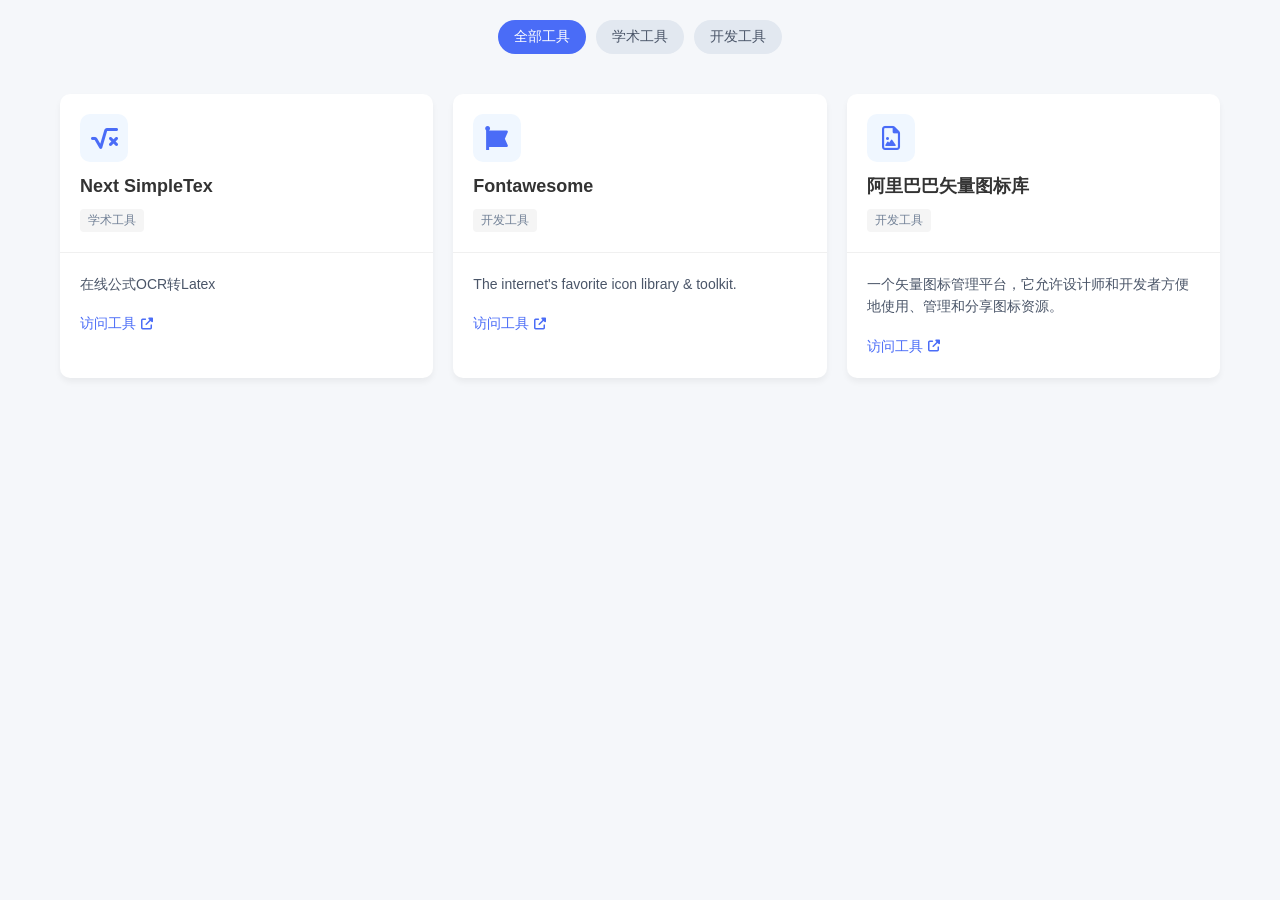
<file: index.html>
<!DOCTYPE html>
<html lang="zh-CN">
<head>
    <meta charset="UTF-8">
    <meta name="viewport" content="width=device-width, initial-scale=1.0">
    <link rel="icon" href="favicon.png" type="image/png" sizes="32x32">
    <title>o00o toolbox</title>
    <link rel="stylesheet" href="styles.css">
    <!-- 引入Font Awesome图标库 -->
    <link rel="stylesheet" href="https://cdnjs.cloudflare.com/ajax/libs/font-awesome/6.4.0/css/all.min.css">
</head>
<body>

    <!-- 工具分类筛选 -->
    <section class="filter-section">
        <div class="container">
            <div class="filter-tags" id="filterTags">
                <button class="tag-btn active" data-category="all">全部工具</button>
                <!-- 分类标签会通过JS动态生成 -->
            </div>
        </div>
    </section>

    <!-- 工具卡片展示区 -->
    <main class="main-content">
        <div class="container">
            <div class="tools-grid" id="toolsGrid">
                <!-- 工具卡片会通过JS动态生成 -->
                <div class="loading">加载中...</div>
            </div>
        </div>
    </main>


    <script src="script.js"></script>
</body>
</html>
</file>
<file: styles.css>
/* 全局样式重置 */
* {
    margin: 0;
    padding: 0;
    box-sizing: border-box;
    font-family: 'Segoe UI', Tahoma, Geneva, Verdana, sans-serif;
}

body {
    background-color: #f5f7fa;
    color: #333;
    line-height: 1.6;
}

.container {
    max-width: 1200px;
    margin: 0 auto;
    padding: 0 20px;
}

/* 头部样式 */
.header {
    background-color: #fff;
    box-shadow: 0 2px 10px rgba(0, 0, 0, 0.1);
    padding: 20px 0;
    position: sticky;
    top: 0;
    z-index: 100;
}

.header .container {
    display: flex;
    flex-direction: column;
    align-items: center;
}

.logo {
    display: flex;
    align-items: center;
    gap: 10px;
    margin-bottom: 10px;
}

.logo i {
    font-size: 28px;
    color: #4a6cf7;
}

.logo h1 {
    font-size: 24px;
    font-weight: 600;
    color: #2d3748;
}

.tagline {
    color: #718096;
    font-size: 16px;
}

/* 筛选标签样式 */
.filter-section {
    padding: 20px 0;
}

.filter-tags {
    display: flex;
    flex-wrap: wrap;
    gap: 10px;
    justify-content: center;
}

.tag-btn {
    padding: 8px 16px;
    border: none;
    border-radius: 20px;
    background-color: #e2e8f0;
    color: #4a5568;
    cursor: pointer;
    transition: all 0.3s ease;
    font-size: 14px;
}

.tag-btn.active {
    background-color: #4a6cf7;
    color: #fff;
}

.tag-btn:hover:not(.active) {
    background-color: #cbd5e0;
}

/* 工具卡片网格 */
.main-content {
    padding: 20px 0 60px;
}

.tools-grid {
    display: grid;
    grid-template-columns: repeat(auto-fill, minmax(280px, 1fr));
    gap: 20px;
}

.loading {
    grid-column: 1 / -1;
    text-align: center;
    padding: 40px;
    color: #718096;
    font-size: 18px;
}

.tool-card {
    background-color: #fff;
    border-radius: 10px;
    box-shadow: 0 4px 6px rgba(0, 0, 0, 0.05);
    overflow: hidden;
    transition: transform 0.3s ease, box-shadow 0.3s ease;
}

.tool-card:hover {
    transform: translateY(-5px);
    box-shadow: 0 10px 15px rgba(0, 0, 0, 0.1);
}

.tool-card a {
    text-decoration: none;
    color: inherit;
    display: block;
    height: 100%;
}

.tool-header {
    padding: 20px;
    border-bottom: 1px solid #f0f0f0;
}

.tool-icon {
    width: 48px;
    height: 48px;
    background-color: #f0f7ff;
    border-radius: 10px;
    display: flex;
    align-items: center;
    justify-content: center;
    margin-bottom: 10px;
}

.tool-icon i {
    font-size: 24px;
    color: #4a6cf7;
}

.tool-title {
    font-size: 18px;
    font-weight: 600;
    margin-bottom: 5px;
}

.tool-category {
    font-size: 12px;
    color: #718096;
    background-color: #f5f5f5;
    padding: 2px 8px;
    border-radius: 4px;
    display: inline-block;
}

.tool-body {
    padding: 20px;
}

.tool-desc {
    color: #4a5568;
    font-size: 14px;
    margin-bottom: 15px;
}

.tool-link {
    display: inline-flex;
    align-items: center;
    gap: 5px;
    color: #4a6cf7;
    font-size: 14px;
    font-weight: 500;
}

.tool-link i {
    font-size: 12px;
}

/* 页脚样式 */
.footer {
    background-color: #2d3748;
    color: #a0aec0;
    padding: 20px 0;
    text-align: center;
    font-size: 14px;
}

/* 响应式适配 */
@media (max-width: 768px) {
    .logo h1 {
        font-size: 20px;
    }
    
    .tagline {
        font-size: 14px;
        text-align: center;
    }
    
    .tools-grid {
        grid-template-columns: repeat(auto-fill, minmax(240px, 1fr));
    }
}
</file>
